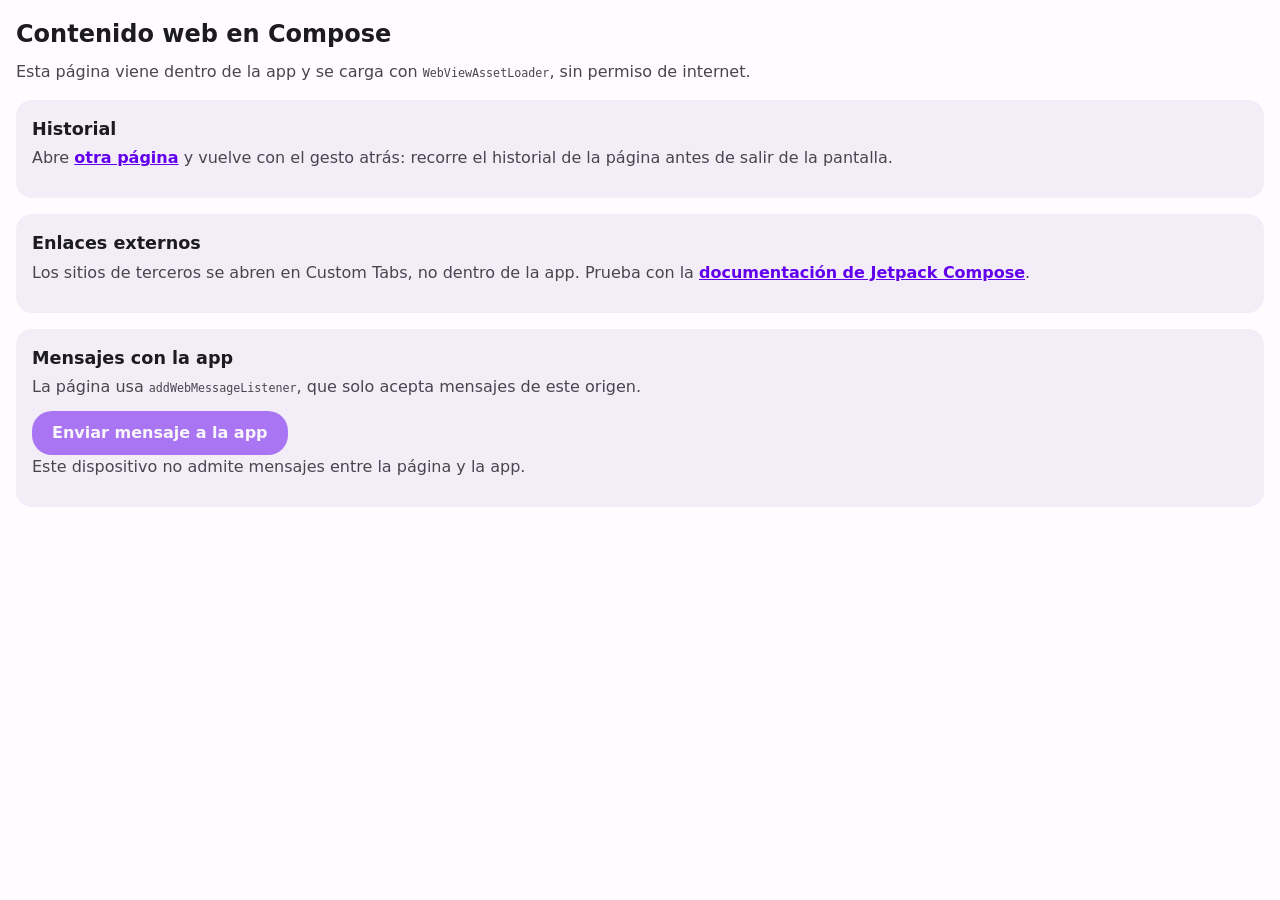
<file: app/src/main/assets/web/index.html>
<!doctype html>
<html lang="es">
<head>
    <meta charset="utf-8">
    <meta name="viewport" content="width=device-width, initial-scale=1">
    <meta name="color-scheme" content="light dark">
    <title>Contenido web</title>
    <link rel="stylesheet" href="styles.css">
</head>
<body>
<main>
    <h1>Contenido web en Compose</h1>
    <p>Esta página viene dentro de la app y se carga con <code>WebViewAssetLoader</code>, sin permiso de internet.</p>

    <section>
        <h2>Historial</h2>
        <p>Abre <a href="detalle.html">otra página</a> y vuelve con el gesto atrás: recorre el historial de la página antes de salir de la pantalla.</p>
    </section>

    <section>
        <h2>Enlaces externos</h2>
        <p>Los sitios de terceros se abren en Custom Tabs, no dentro de la app. Prueba con la <a href="https://developer.android.com/develop/ui/compose">documentación de Jetpack Compose</a>.</p>
    </section>

    <section>
        <h2>Mensajes con la app</h2>
        <p>La página usa <code>addWebMessageListener</code>, que solo acepta mensajes de este origen.</p>
        <button id="send" type="button">Enviar mensaje a la app</button>
        <p id="reply" aria-live="polite"></p>
    </section>
</main>
<script>
    const button = document.getElementById('send');
    const reply = document.getElementById('reply');
    if (window.allset) {
        allset.onmessage = (event) => { reply.textContent = event.data; };
        button.addEventListener('click', () => allset.postMessage('Hola desde la página web'));
    } else {
        button.disabled = true;
        reply.textContent = 'Este dispositivo no admite mensajes entre la página y la app.';
    }
</script>
</body>
</html>
</file>
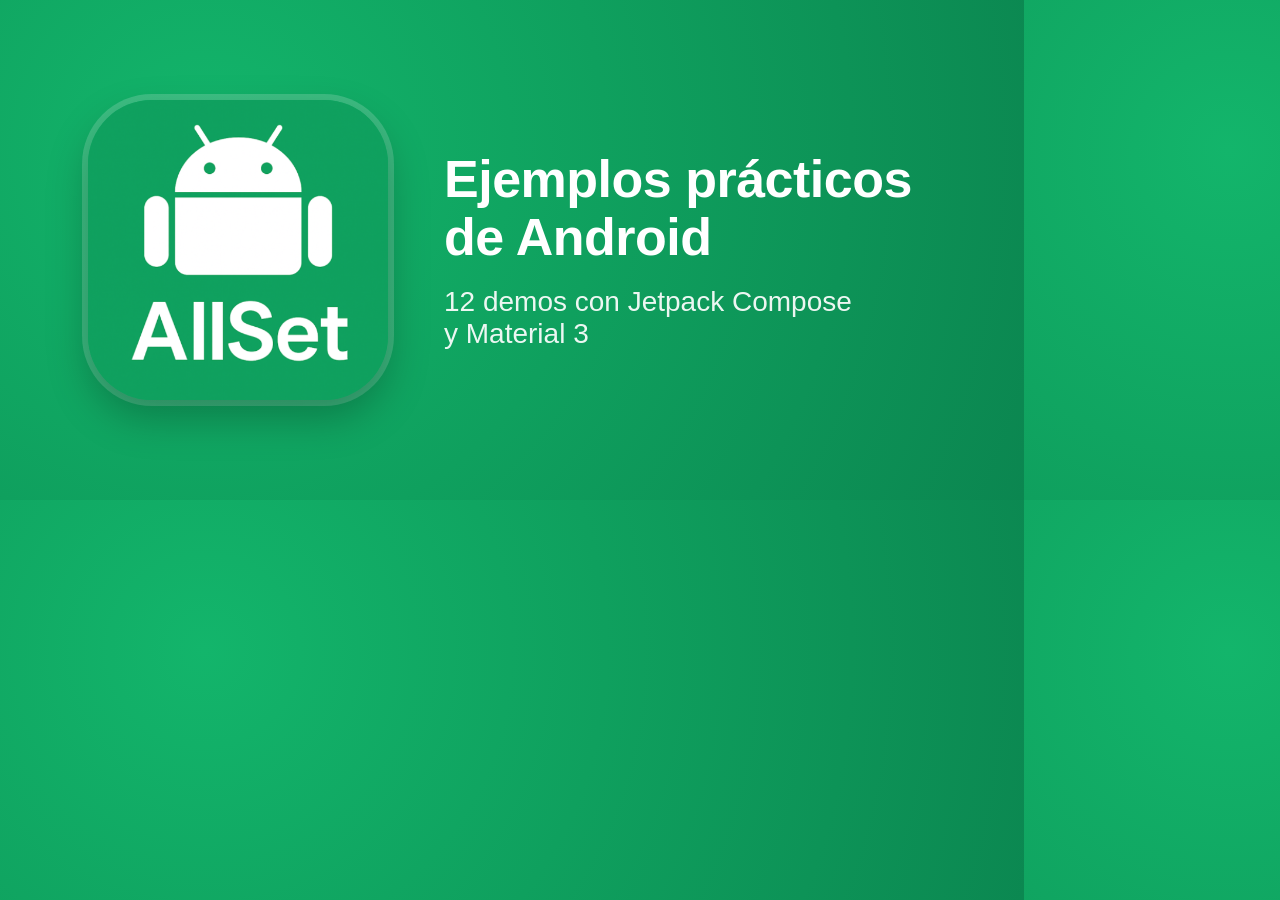
<file: play-store/graphics/feature-graphic.html>
<!doctype html>
<html lang="es">
<head>
    <meta charset="utf-8">
    <title>AllSet · Gráfico de funciones</title>
    <!-- Source of feature-graphic.png (1024×500). Regenerate with:
         "/Applications/Google Chrome.app/Contents/MacOS/Google Chrome" --headless=new --hide-scrollbars \
           --force-device-scale-factor=1 --window-size=1024,500 \
           --screenshot=feature-graphic.png feature-graphic.html -->
    <style>
        * {
            box-sizing: border-box;
            margin: 0;
        }

        html, body {
            width: 1024px;
            height: 500px;
            overflow: hidden;
        }

        body {
            display: flex;
            align-items: center;
            gap: 56px;
            padding: 0 88px;
            background: radial-gradient(circle at 20% 30%, #13b56b 0%, #0fa05e 45%, #0b8650 100%);
            color: #ffffff;
            font-family: -apple-system, "SF Pro Display", "Helvetica Neue", Roboto, sans-serif;
        }

        img {
            width: 300px;
            height: 300px;
            border-radius: 64px;
            box-shadow: 0 18px 40px rgba(0, 0, 0, 0.25), 0 0 0 6px rgba(255, 255, 255, 0.18);
        }

        h1 {
            font-size: 52px;
            font-weight: 800;
            line-height: 1.12;
            letter-spacing: -0.5px;
        }

        p {
            margin-top: 20px;
            font-size: 28px;
            font-weight: 500;
            opacity: 0.92;
        }
    </style>
</head>
<body>
<img src="icon.png" alt="">
<div>
    <h1>Ejemplos prácticos de Android</h1>
    <p>12 demos con Jetpack Compose<br>y Material 3</p>
</div>
</body>
</html>
</file>
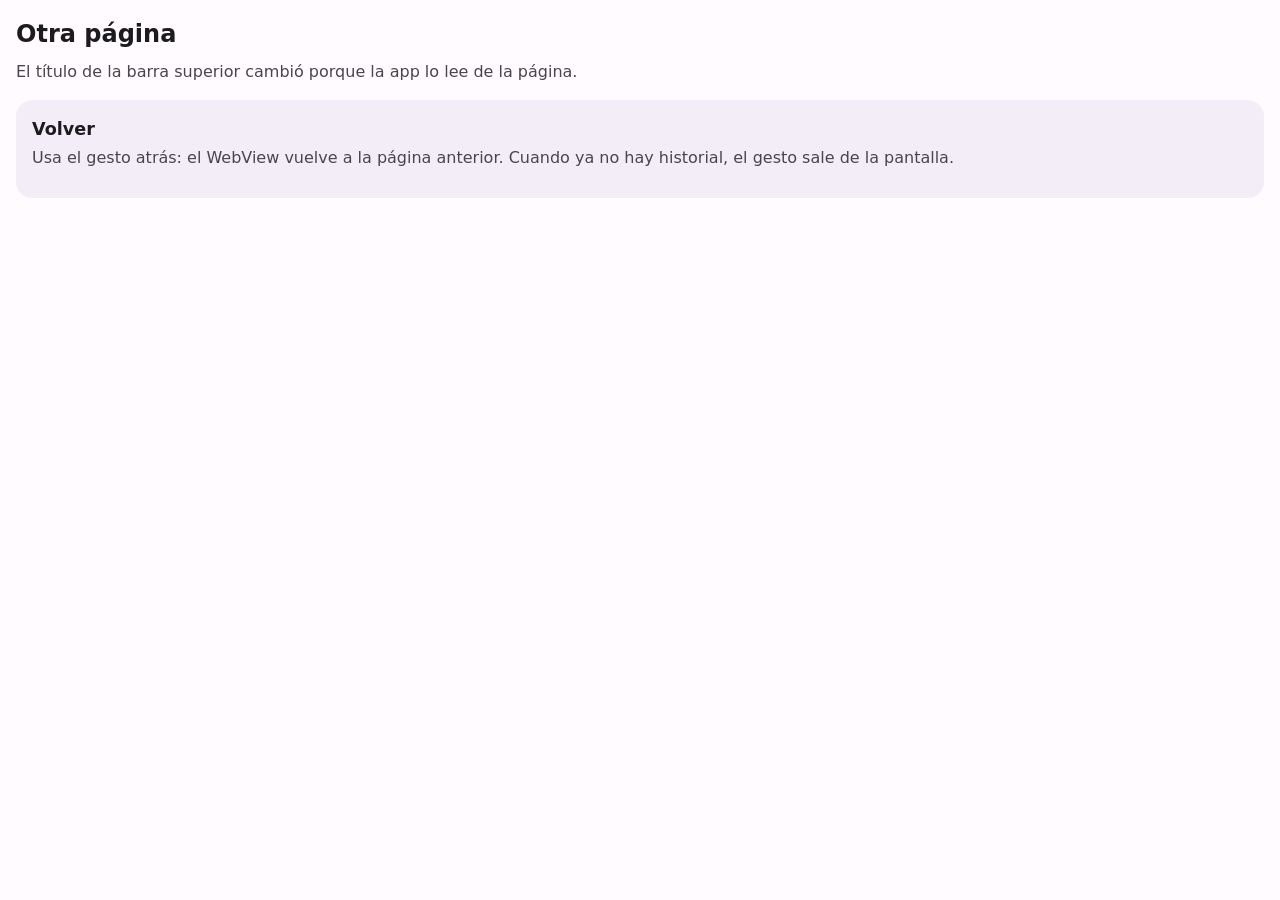
<file: app/src/main/assets/web/detalle.html>
<!doctype html>
<html lang="es">
<head>
    <meta charset="utf-8">
    <meta name="viewport" content="width=device-width, initial-scale=1">
    <meta name="color-scheme" content="light dark">
    <title>Otra página</title>
    <link rel="stylesheet" href="styles.css">
</head>
<body>
<main>
    <h1>Otra página</h1>
    <p>El título de la barra superior cambió porque la app lo lee de la página.</p>

    <section>
        <h2>Volver</h2>
        <p>Usa el gesto atrás: el WebView vuelve a la página anterior. Cuando ya no hay historial, el gesto sale de la pantalla.</p>
    </section>
</main>
</body>
</html>
</file>
<file: app/src/main/assets/web/styles.css>
:root {
    color-scheme: light dark;
    --background: #fffbfe;
    --surface: #f3edf7;
    --text: #1c1b1f;
    --muted: #49454f;
    --primary: #6200ee;
    --on-primary: #ffffff;
}

@media (prefers-color-scheme: dark) {
    :root {
        --background: #141218;
        --surface: #211f26;
        --text: #e6e0e9;
        --muted: #cac4d0;
        --primary: #bb86fc;
        --on-primary: #000000;
    }
}

* {
    box-sizing: border-box;
}

body {
    margin: 0;
    background: var(--background);
    color: var(--text);
    font-family: system-ui, sans-serif;
    line-height: 1.5;
}

main {
    padding: 16px;
}

h1 {
    font-size: 1.5rem;
    margin: 0 0 8px;
}

h2 {
    font-size: 1.1rem;
    margin: 0 0 4px;
}

p {
    margin: 0 0 12px;
    color: var(--muted);
}

section {
    background: var(--surface);
    border-radius: 16px;
    padding: 16px;
    margin-top: 16px;
}

a {
    color: var(--primary);
    font-weight: 600;
}

code {
    font-size: 0.9em;
}

button {
    background: var(--primary);
    color: var(--on-primary);
    border: none;
    border-radius: 20px;
    padding: 10px 20px;
    font: inherit;
    font-weight: 600;
}

button:disabled {
    opacity: 0.5;
}
</file>
